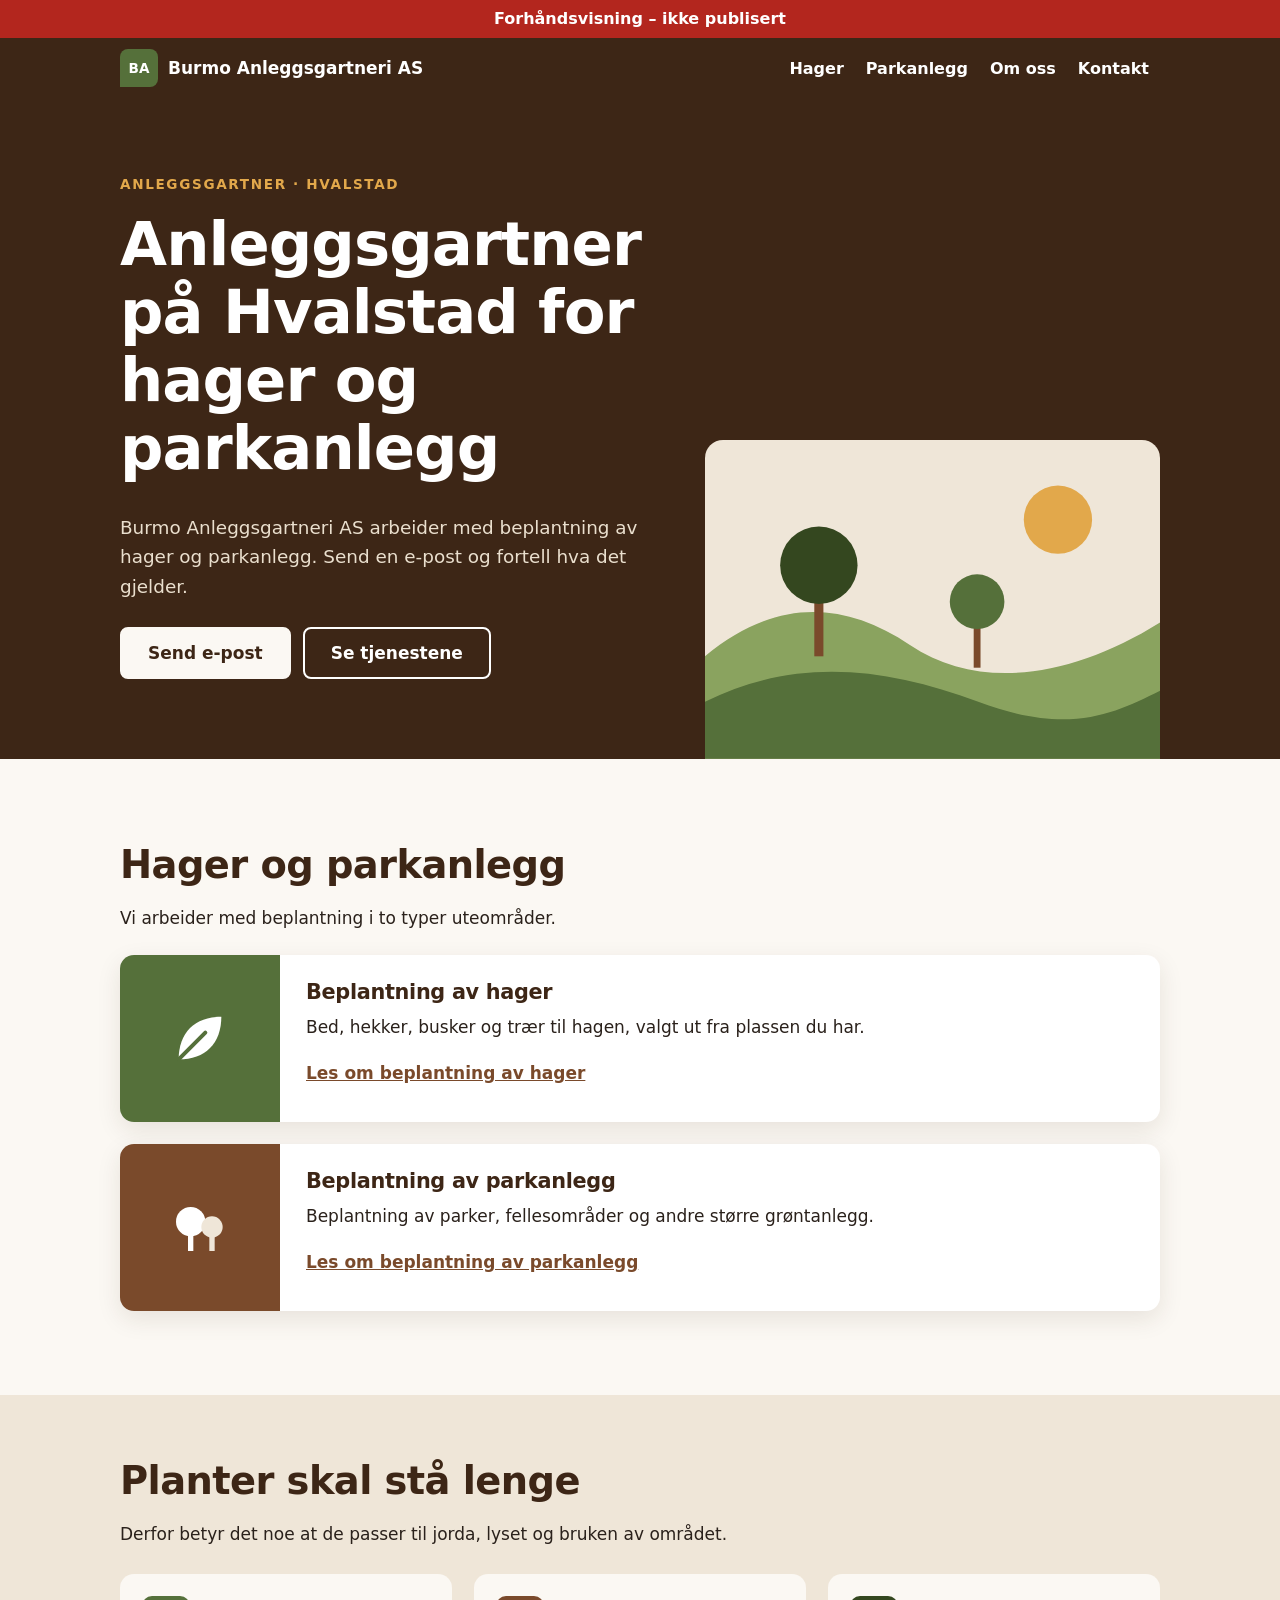
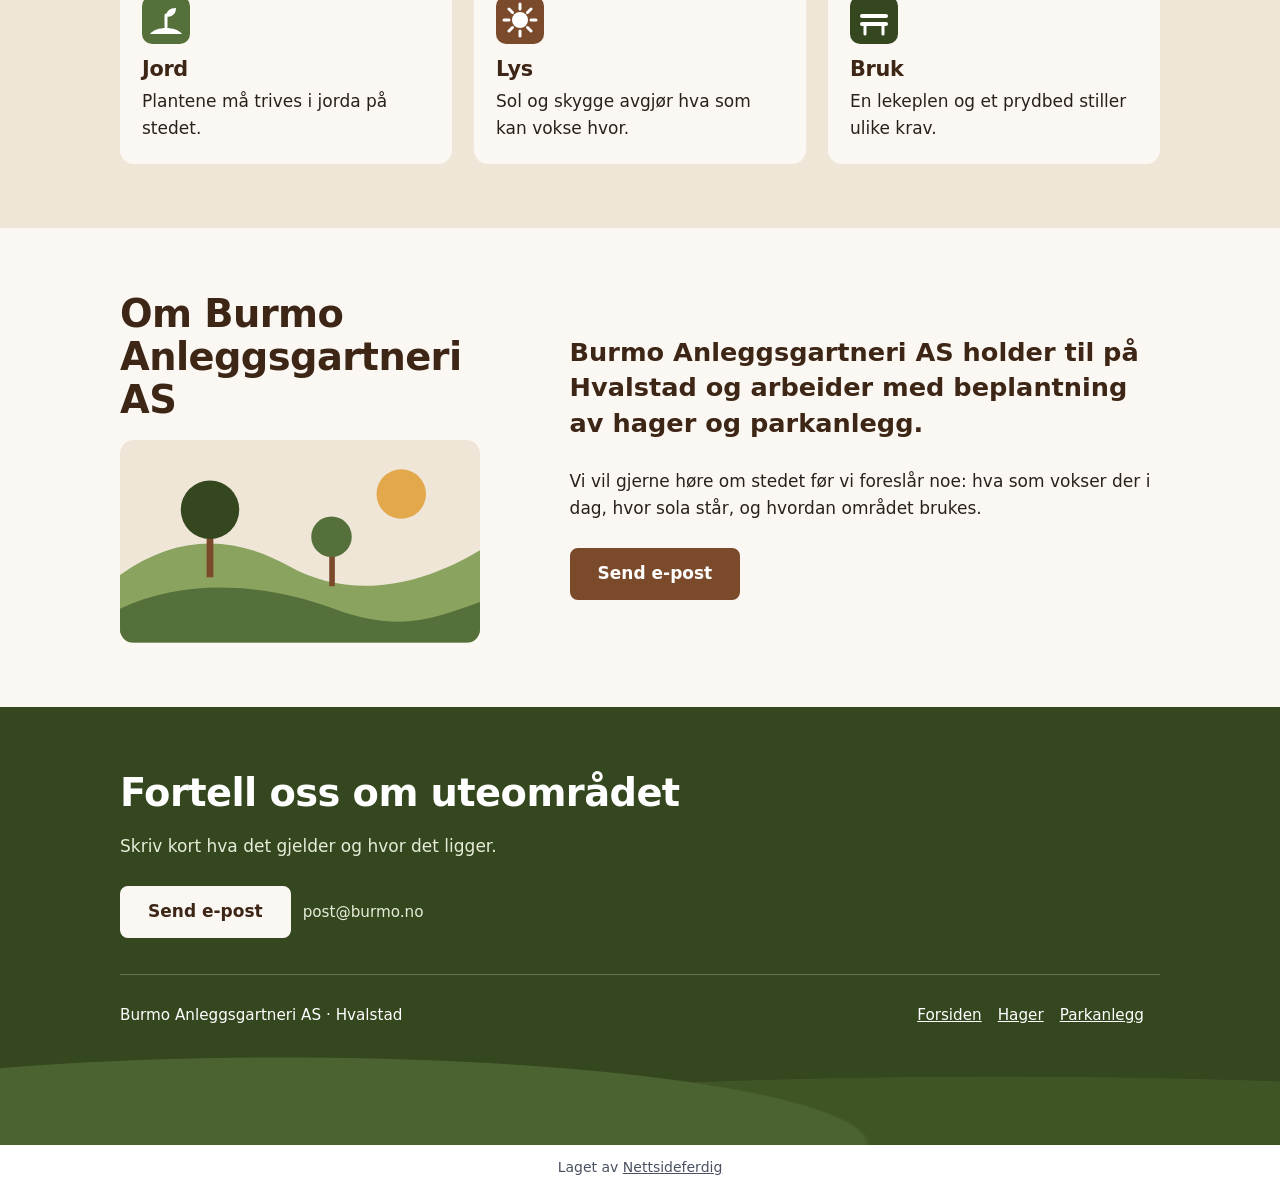
<file: index.html>
<!doctype html>
<html lang="nb">
<head>
<meta charset="utf-8">
<meta name="viewport" content="width=device-width, initial-scale=1">
<title>Anleggsgartner Hvalstad – hage og park | Burmo Anleggsgartneri AS</title>
<meta name="description" content="Burmo Anleggsgartneri AS på Hvalstad arbeider med beplantning av hager og parkanlegg. Send en e-post og fortell om uteområdet ditt.">
<link rel="canonical" href="https://andersmathisen7-design.github.io/side-burmo-anleggsgartneri-as-031f3193/">
<meta property="og:type" content="website">
<meta property="og:locale" content="nb_NO">
<meta property="og:site_name" content="Burmo Anleggsgartneri AS">
<meta property="og:title" content="Anleggsgartner Hvalstad – hage og park | Burmo Anleggsgartneri AS">
<meta property="og:description" content="Burmo Anleggsgartneri AS på Hvalstad arbeider med beplantning av hager og parkanlegg. Send en e-post og fortell om uteområdet ditt.">
<meta property="og:url" content="https://andersmathisen7-design.github.io/side-burmo-anleggsgartneri-as-031f3193/">
<meta http-equiv="Content-Security-Policy" content="default-src 'none'; style-src 'self'; img-src 'self'; manifest-src 'self'; worker-src 'self'; script-src 'self'">
<link rel="stylesheet" href="./style.css">
<meta name="theme-color" content="#7a4a2b">
<link rel="manifest" href="./manifest.webmanifest">
<link rel="icon" href="./icon.svg" type="image/svg+xml">
<script src="./pwa.js" defer></script>
<meta name="robots" content="noindex,nofollow">
<script type="application/ld+json">{"@context":"https://schema.org","@type":"GeneralContractor","name":"Burmo Anleggsgartneri AS","description":"Burmo Anleggsgartneri AS på Hvalstad arbeider med beplantning av hager og parkanlegg. Send en e-post og fortell om uteområdet ditt.","email":"post@burmo.no","areaServed":"Hvalstad","url":"https://andersmathisen7-design.github.io/side-burmo-anleggsgartneri-as-031f3193"}</script>
</head>
<body>
<div class="forhandsstripe">Forhåndsvisning – ikke publisert</div>
<header class="hd"><div class="w"><a class="lg" href="./"><span class="lg-m" aria-hidden="true">BA</span><span>Burmo Anleggsgartneri AS</span></a><nav aria-label="Hovedmeny"><ul class="mn"><li><a href="./tjenester/hager/">Hager</a></li><li><a href="./tjenester/parkanlegg/">Parkanlegg</a></li><li><a href="./#om-oss">Om oss</a></li><li><a href="#kontakt">Kontakt</a></li></ul></nav></div></header>
<main>
<section class="he"><div class="w"><div class="tx"><span class="eti">Anleggsgartner · Hvalstad</span><h1>Anleggsgartner på Hvalstad for hager og parkanlegg</h1><p class="le">Burmo Anleggsgartneri AS arbeider med beplantning av hager og parkanlegg. Send en e-post og fortell hva det gjelder.</p><div class="bts"><a class="bt ly" href="mailto:post@burmo.no">Send e-post</a><a class="bt ra" href="#tjenester">Se tjenestene</a></div></div><div class="ill"><svg viewBox="0 0 400 280" aria-hidden="true"><rect width="400" height="280" fill="#efe6d8"/><circle cx="310" cy="70" r="30" fill="#e2a84b"/><path d="M0 190c60-50 120-50 180-10s140 30 220-20v120H0z" fill="#8aa35f"/><rect x="96" y="120" width="8" height="70" fill="#7a4a2b"/><circle cx="100" cy="110" r="34" fill="#34471f"/><rect x="236" y="150" width="6" height="50" fill="#7a4a2b"/><circle cx="239" cy="142" r="24" fill="#55703a"/><path d="M0 230c80-40 160-30 240 0s120 10 160-10v60H0z" fill="#55703a"/></svg></div></div></section><section class="sk" id="tjenester"><div class="w"><h2>Hager og parkanlegg</h2><p>Vi arbeider med beplantning i to typer uteområder.</p><article class="pn"><div class="pn-i"><svg viewBox="0 0 48 48" aria-hidden="true"><path d="M8 40C8 20 20 8 40 8c0 20-12 32-32 32z" fill="#ffffff"/><path d="M8 40L28 20" stroke="#55703a" stroke-width="3" stroke-linecap="round" fill="none"/></svg></div><div class="pn-t"><h3>Beplantning av hager</h3><p>Bed, hekker, busker og trær til hagen, valgt ut fra plassen du har.</p><a class="pn-l" href="./tjenester/hager/">Les om beplantning av hager</a></div></article><article class="pn to-i"><div class="pn-i"><svg viewBox="0 0 48 48" aria-hidden="true"><circle cx="17" cy="20" r="11" fill="#ffffff"/><rect x="15" y="28" width="4" height="14" fill="#ffffff"/><circle cx="33" cy="24" r="8" fill="#efe6d8"/><rect x="31" y="30" width="4" height="12" fill="#efe6d8"/></svg></div><div class="pn-t"><h3>Beplantning av parkanlegg</h3><p>Beplantning av parker, fellesområder og andre større grøntanlegg.</p><a class="pn-l" href="./tjenester/parkanlegg/">Les om beplantning av parkanlegg</a></div></article></div></section><section class="sk pa tett"><div class="w"><h2>Planter skal stå lenge</h2><p>Derfor betyr det noe at de passer til jorda, lyset og bruken av området.</p><div class="tre"><div><svg viewBox="0 0 48 48" aria-hidden="true"><rect width="48" height="48" rx="10" fill="#55703a"/><path d="M8 38c6-8 26-8 32 0z" fill="#ffffff"/><path d="M24 31V19" stroke="#ffffff" stroke-width="3" stroke-linecap="round" fill="none"/><path d="M24 21c0-6 4-9 10-9 0 6-4 9-10 9z" fill="#ffffff"/></svg><h3>Jord</h3><p>Plantene må trives i jorda på stedet.</p></div><div><svg viewBox="0 0 48 48" aria-hidden="true"><rect width="48" height="48" rx="10" fill="#7a4a2b"/><circle cx="24" cy="24" r="8" fill="#ffffff"/><path d="M24 8v5M24 35v5M8 24h5M35 24h5M13 13l3.5 3.5M31.5 31.5L35 35M35 13l-3.5 3.5M16.5 31.5L13 35" stroke="#ffffff" stroke-width="3" stroke-linecap="round" fill="none"/></svg><h3>Lys</h3><p>Sol og skygge avgjør hva som kan vokse hvor.</p></div><div><svg viewBox="0 0 48 48" aria-hidden="true"><rect width="48" height="48" rx="10" fill="#34471f"/><rect x="10" y="18" width="28" height="4" rx="2" fill="#ffffff"/><rect x="10" y="26" width="28" height="4" rx="2" fill="#ffffff"/><path d="M15 30v8M33 30v8" stroke="#ffffff" stroke-width="3" stroke-linecap="round" fill="none"/></svg><h3>Bruk</h3><p>En lekeplen og et prydbed stiller ulike krav.</p></div></div></div></section><section class="sk tett" id="om-oss"><div class="w om2"><div><h2>Om Burmo Anleggsgartneri AS</h2><div class="om-ill" aria-hidden="true"><svg viewBox="0 0 320 180"><rect width="320" height="180" fill="#efe6d8"/><circle cx="250" cy="48" r="22" fill="#e2a84b"/><path d="M0 120c50-36 100-36 150-8s110 22 170-14v82H0z" fill="#8aa35f"/><rect x="77" y="70" width="6" height="52" fill="#7a4a2b"/><circle cx="80" cy="62" r="26" fill="#34471f"/><rect x="186" y="92" width="5" height="38" fill="#7a4a2b"/><circle cx="188" cy="86" r="18" fill="#55703a"/><path d="M0 150c60-28 130-22 190 0s90 8 130-6v36H0z" fill="#55703a"/></svg></div></div><div><p class="st">Burmo Anleggsgartneri AS holder til på Hvalstad og arbeider med beplantning av hager og parkanlegg.</p><p>Vi vil gjerne høre om stedet før vi foreslår noe: hva som vokser der i dag, hvor sola står, og hvordan området brukes.</p><div class="bts"><a class="bt" href="mailto:post@burmo.no">Send e-post</a></div></div></div></section>
</main>
<footer class="ft" id="kontakt"><div class="w"><h2>Fortell oss om uteområdet</h2><p>Skriv kort hva det gjelder og hvor det ligger.</p><div class="bts"><a class="bt ly" href="mailto:post@burmo.no">Send e-post</a><span class="ft-a">post@burmo.no</span></div><div class="ft-l"><span>Burmo Anleggsgartneri AS · Hvalstad</span><nav aria-label="Bunnmeny"><a href="./">Forsiden</a><a href="./tjenester/hager/">Hager</a><a href="./tjenester/parkanlegg/">Parkanlegg</a></nav></div></div><div class="aas" aria-hidden="true"></div></footer>
<p class="nf-byra">Laget av <a href="https://nettsideferdig.no/">Nettsideferdig</a></p>
</body>
</html>
</file>
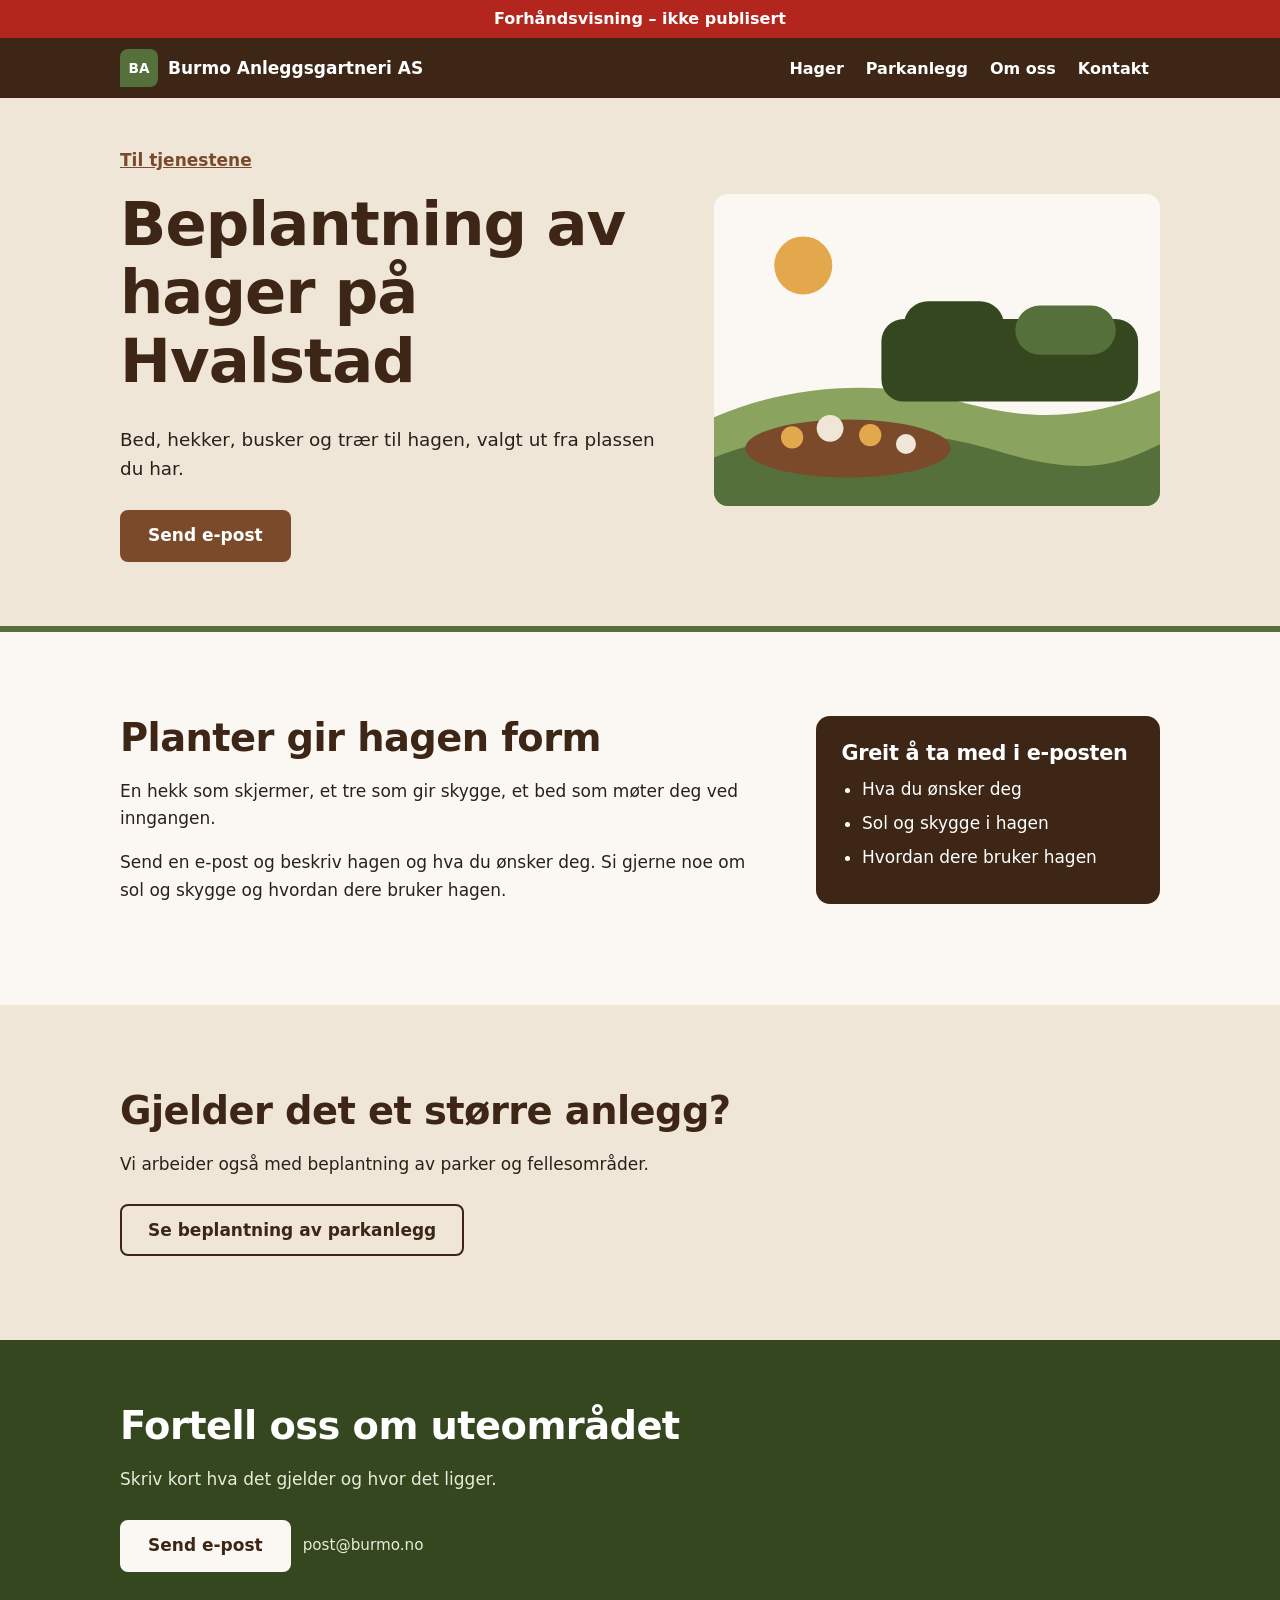
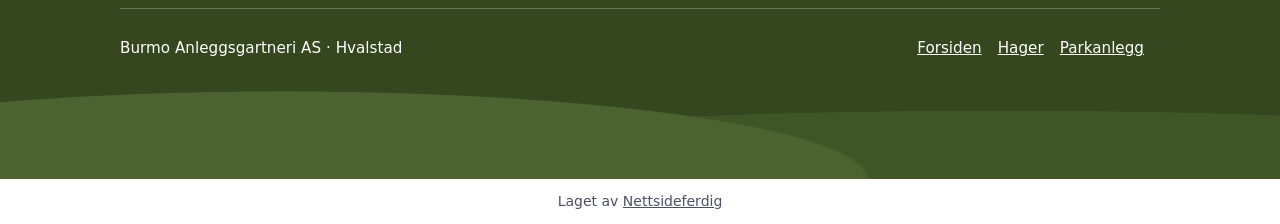
<file: tjenester/hager/index.html>
<!doctype html>
<html lang="nb">
<head>
<meta charset="utf-8">
<meta name="viewport" content="width=device-width, initial-scale=1">
<title>Beplantning av hage på Hvalstad | Burmo Anleggsgartneri AS</title>
<meta name="description" content="Bed, hekker, busker og trær til hagen, valgt ut fra plassen du har. Ta kontakt med Burmo Anleggsgartneri AS på Hvalstad.">
<link rel="canonical" href="https://andersmathisen7-design.github.io/side-burmo-anleggsgartneri-as-031f3193/tjenester/hager/">
<meta property="og:type" content="website">
<meta property="og:locale" content="nb_NO">
<meta property="og:site_name" content="Burmo Anleggsgartneri AS">
<meta property="og:title" content="Beplantning av hage på Hvalstad | Burmo Anleggsgartneri AS">
<meta property="og:description" content="Bed, hekker, busker og trær til hagen, valgt ut fra plassen du har. Ta kontakt med Burmo Anleggsgartneri AS på Hvalstad.">
<meta property="og:url" content="https://andersmathisen7-design.github.io/side-burmo-anleggsgartneri-as-031f3193/tjenester/hager/">
<meta http-equiv="Content-Security-Policy" content="default-src 'none'; style-src 'self'; img-src 'self'; manifest-src 'self'; worker-src 'self'; script-src 'self'">
<link rel="stylesheet" href="../../style.css">
<meta name="theme-color" content="#7a4a2b">
<link rel="manifest" href="../../manifest.webmanifest">
<link rel="icon" href="../../icon.svg" type="image/svg+xml">
<script src="../../pwa.js" defer></script>
<meta name="robots" content="noindex,nofollow">
</head>
<body>
<div class="forhandsstripe">Forhåndsvisning – ikke publisert</div>
<header class="hd"><div class="w"><a class="lg" href="../../"><span class="lg-m" aria-hidden="true">BA</span><span>Burmo Anleggsgartneri AS</span></a><nav aria-label="Hovedmeny"><ul class="mn"><li><a href="../../tjenester/hager/">Hager</a></li><li><a href="../../tjenester/parkanlegg/">Parkanlegg</a></li><li><a href="../../#om-oss">Om oss</a></li><li><a href="#kontakt">Kontakt</a></li></ul></nav></div></header>
<main>
<section class="uh"><div class="w uh-r"><div><a class="bk" href="../../#tjenester">Til tjenestene</a><h1>Beplantning av hager på Hvalstad</h1><p class="le">Bed, hekker, busker og trær til hagen, valgt ut fra plassen du har.</p><div class="bts"><a class="bt" href="mailto:post@burmo.no">Send e-post</a></div></div><div class="uh-ill" aria-hidden="true"><svg viewBox="0 0 400 280"><rect width="400" height="280" fill="#fbf8f3"/><circle cx="80" cy="64" r="26" fill="#e2a84b"/><path d="M0 200c70-30 150-34 220-14s120 14 180-10v104H0z" fill="#8aa35f"/><rect x="150" y="112" width="230" height="74" rx="20" fill="#34471f"/><rect x="170" y="96" width="90" height="44" rx="22" fill="#34471f"/><rect x="270" y="100" width="90" height="44" rx="22" fill="#55703a"/><path d="M0 236c90-34 180-28 260-4s110 6 140-8v56H0z" fill="#55703a"/><ellipse cx="120" cy="228" rx="92" ry="26" fill="#7a4a2b"/><circle cx="70" cy="218" r="10" fill="#e2a84b"/><circle cx="104" cy="210" r="12" fill="#efe6d8"/><circle cx="140" cy="216" r="10" fill="#e2a84b"/><circle cx="172" cy="224" r="9" fill="#efe6d8"/></svg></div></div></section><section class="sk"><div class="w to"><div><h2>Planter gir hagen form</h2><p>En hekk som skjermer, et tre som gir skygge, et bed som møter deg ved inngangen.</p><p>Send en e-post og beskriv hagen og hva du ønsker deg. Si gjerne noe om sol og skygge og hvordan dere bruker hagen.</p></div><aside class="no" aria-label="Greit å ta med i e-posten"><h3>Greit å ta med i e-posten</h3><ul><li>Hva du ønsker deg</li><li>Sol og skygge i hagen</li><li>Hvordan dere bruker hagen</li></ul></aside></div></section><section class="sk pa"><div class="w"><h2>Gjelder det et større anlegg?</h2><p>Vi arbeider også med beplantning av parker og fellesområder.</p><div class="bts"><a class="bt ko" href="../../tjenester/parkanlegg/">Se beplantning av parkanlegg</a></div></div></section>
</main>
<footer class="ft" id="kontakt"><div class="w"><h2>Fortell oss om uteområdet</h2><p>Skriv kort hva det gjelder og hvor det ligger.</p><div class="bts"><a class="bt ly" href="mailto:post@burmo.no">Send e-post</a><span class="ft-a">post@burmo.no</span></div><div class="ft-l"><span>Burmo Anleggsgartneri AS · Hvalstad</span><nav aria-label="Bunnmeny"><a href="../../">Forsiden</a><a href="../../tjenester/hager/">Hager</a><a href="../../tjenester/parkanlegg/">Parkanlegg</a></nav></div></div><div class="aas" aria-hidden="true"></div></footer>
<p class="nf-byra">Laget av <a href="https://nettsideferdig.no/">Nettsideferdig</a></p>
</body>
</html>
</file>
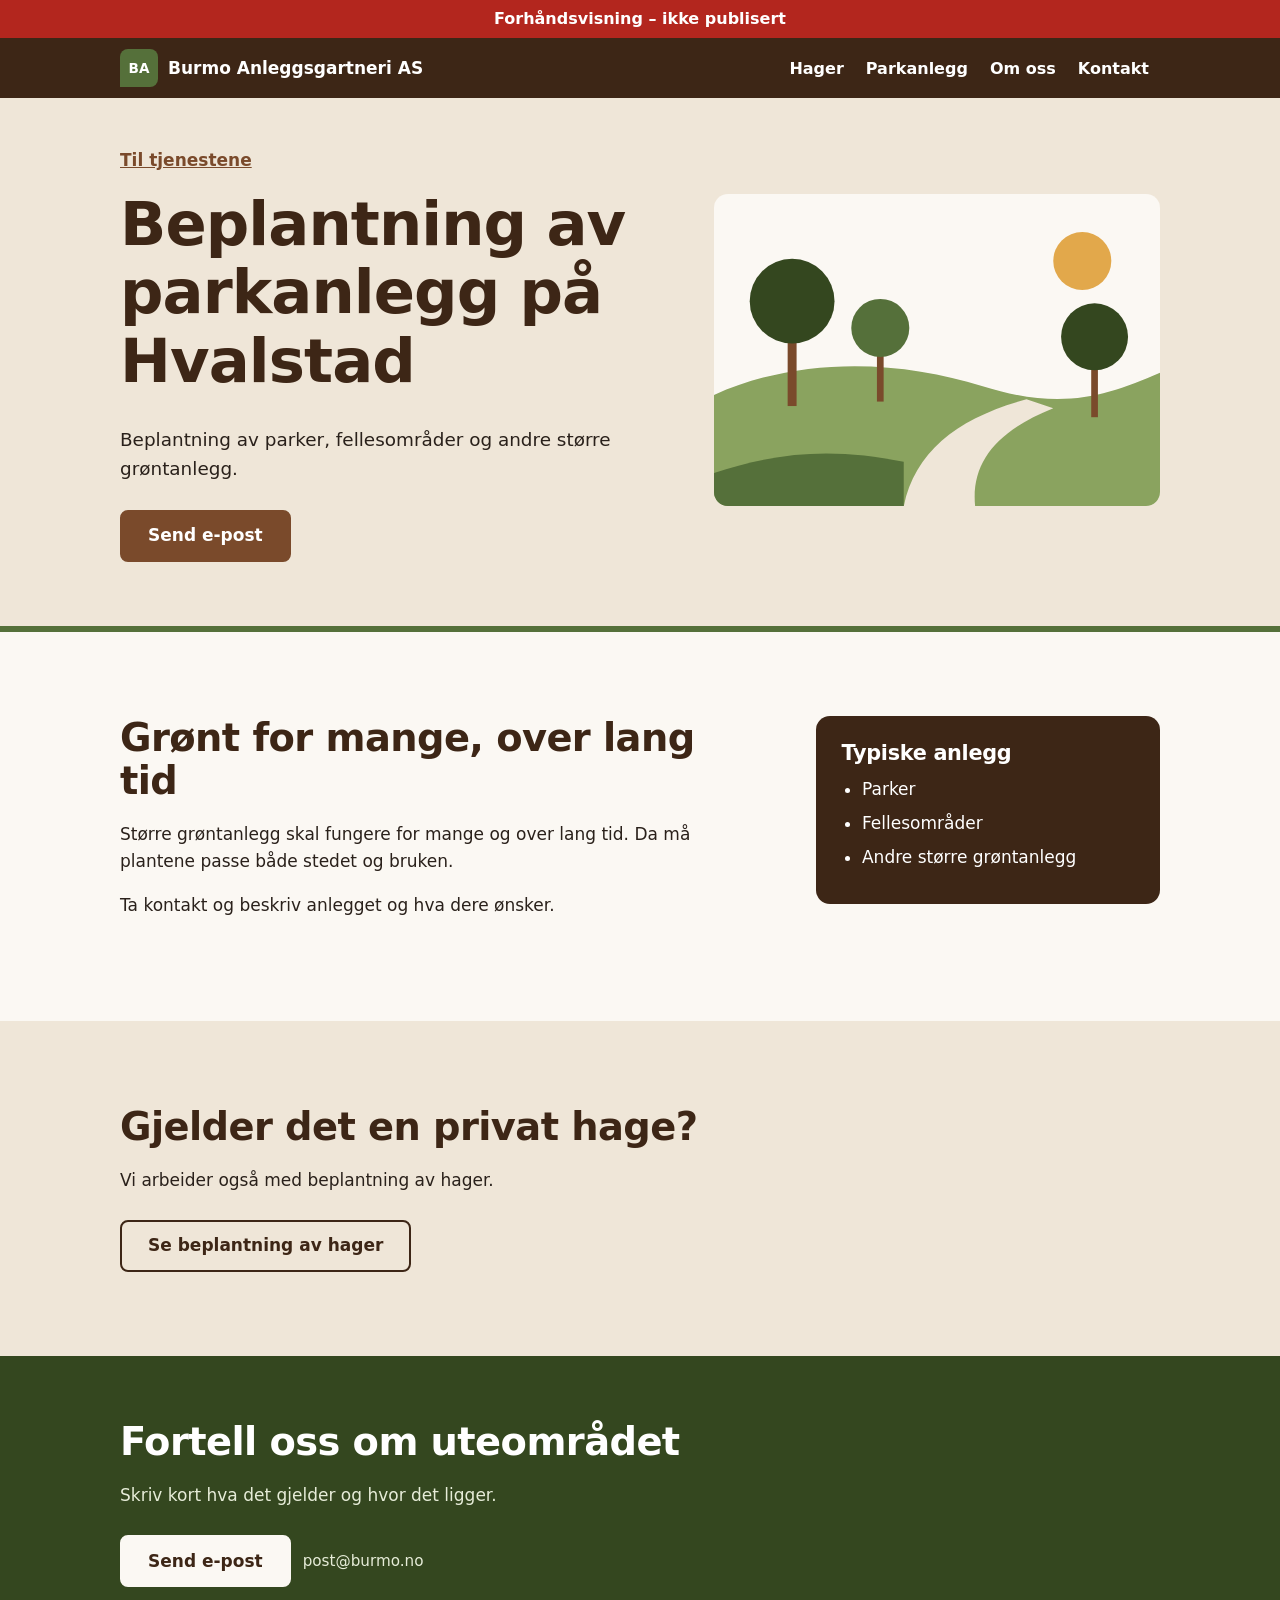
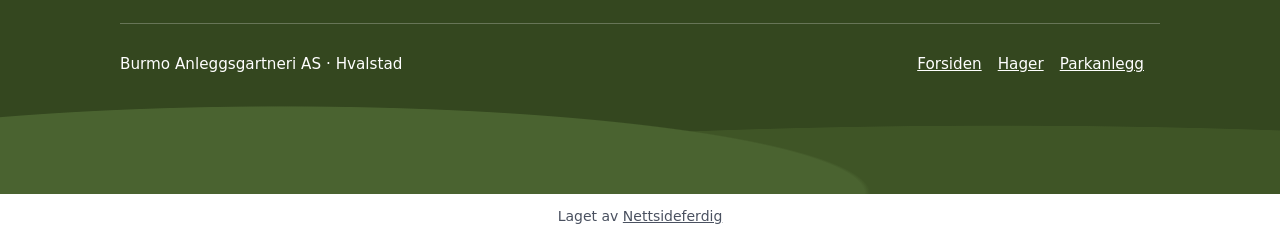
<file: tjenester/parkanlegg/index.html>
<!doctype html>
<html lang="nb">
<head>
<meta charset="utf-8">
<meta name="viewport" content="width=device-width, initial-scale=1">
<title>Beplantning av parkanlegg på Hvalstad | Burmo Anleggsgartneri AS</title>
<meta name="description" content="Beplantning av parker, fellesområder og andre større grøntanlegg. Ta kontakt med Burmo Anleggsgartneri AS på Hvalstad.">
<link rel="canonical" href="https://andersmathisen7-design.github.io/side-burmo-anleggsgartneri-as-031f3193/tjenester/parkanlegg/">
<meta property="og:type" content="website">
<meta property="og:locale" content="nb_NO">
<meta property="og:site_name" content="Burmo Anleggsgartneri AS">
<meta property="og:title" content="Beplantning av parkanlegg på Hvalstad | Burmo Anleggsgartneri AS">
<meta property="og:description" content="Beplantning av parker, fellesområder og andre større grøntanlegg. Ta kontakt med Burmo Anleggsgartneri AS på Hvalstad.">
<meta property="og:url" content="https://andersmathisen7-design.github.io/side-burmo-anleggsgartneri-as-031f3193/tjenester/parkanlegg/">
<meta http-equiv="Content-Security-Policy" content="default-src 'none'; style-src 'self'; img-src 'self'; manifest-src 'self'; worker-src 'self'; script-src 'self'">
<link rel="stylesheet" href="../../style.css">
<meta name="theme-color" content="#7a4a2b">
<link rel="manifest" href="../../manifest.webmanifest">
<link rel="icon" href="../../icon.svg" type="image/svg+xml">
<script src="../../pwa.js" defer></script>
<meta name="robots" content="noindex,nofollow">
</head>
<body>
<div class="forhandsstripe">Forhåndsvisning – ikke publisert</div>
<header class="hd"><div class="w"><a class="lg" href="../../"><span class="lg-m" aria-hidden="true">BA</span><span>Burmo Anleggsgartneri AS</span></a><nav aria-label="Hovedmeny"><ul class="mn"><li><a href="../../tjenester/hager/">Hager</a></li><li><a href="../../tjenester/parkanlegg/">Parkanlegg</a></li><li><a href="../../#om-oss">Om oss</a></li><li><a href="#kontakt">Kontakt</a></li></ul></nav></div></header>
<main>
<section class="uh"><div class="w uh-r"><div><a class="bk" href="../../#tjenester">Til tjenestene</a><h1>Beplantning av parkanlegg på Hvalstad</h1><p class="le">Beplantning av parker, fellesområder og andre større grøntanlegg.</p><div class="bts"><a class="bt" href="mailto:post@burmo.no">Send e-post</a></div></div><div class="uh-ill" aria-hidden="true"><svg viewBox="0 0 400 280"><rect width="400" height="280" fill="#fbf8f3"/><circle cx="330" cy="60" r="26" fill="#e2a84b"/><path d="M0 180c80-36 170-30 240-8s110 10 160-12v120H0z" fill="#8aa35f"/><path d="M170 280c10-50 50-80 110-96l24 8c-50 20-74 48-70 88z" fill="#efe6d8"/><rect x="66" y="110" width="8" height="80" fill="#7a4a2b"/><circle cx="70" cy="96" r="38" fill="#34471f"/><rect x="146" y="130" width="6" height="56" fill="#7a4a2b"/><circle cx="149" cy="120" r="26" fill="#55703a"/><rect x="338" y="140" width="6" height="60" fill="#7a4a2b"/><circle cx="341" cy="128" r="30" fill="#34471f"/><path d="M0 250c60-20 110-22 170-10v40H0z" fill="#55703a"/></svg></div></div></section><section class="sk"><div class="w to"><div><h2>Grønt for mange, over lang tid</h2><p>Større grøntanlegg skal fungere for mange og over lang tid. Da må plantene passe både stedet og bruken.</p><p>Ta kontakt og beskriv anlegget og hva dere ønsker.</p></div><aside class="no" aria-label="Typiske anlegg"><h3>Typiske anlegg</h3><ul><li>Parker</li><li>Fellesområder</li><li>Andre større grøntanlegg</li></ul></aside></div></section><section class="sk pa"><div class="w"><h2>Gjelder det en privat hage?</h2><p>Vi arbeider også med beplantning av hager.</p><div class="bts"><a class="bt ko" href="../../tjenester/hager/">Se beplantning av hager</a></div></div></section>
</main>
<footer class="ft" id="kontakt"><div class="w"><h2>Fortell oss om uteområdet</h2><p>Skriv kort hva det gjelder og hvor det ligger.</p><div class="bts"><a class="bt ly" href="mailto:post@burmo.no">Send e-post</a><span class="ft-a">post@burmo.no</span></div><div class="ft-l"><span>Burmo Anleggsgartneri AS · Hvalstad</span><nav aria-label="Bunnmeny"><a href="../../">Forsiden</a><a href="../../tjenester/hager/">Hager</a><a href="../../tjenester/parkanlegg/">Parkanlegg</a></nav></div></div><div class="aas" aria-hidden="true"></div></footer>
<p class="nf-byra">Laget av <a href="https://nettsideferdig.no/">Nettsideferdig</a></p>
</body>
</html>
</file>
<file: style.css>
/* Fast fra Sidefabrikken: bestillingswidgeten. */
:root { --nf-farge: #7a4a2b; }
#nf-bestill [hidden] { display: none !important; }
#nf-bestill button { font: inherit; padding: 0.5rem 0.9rem; margin: 0.2rem; border: 1px solid var(--nf-farge); border-radius: 6px; background: #fff; color: var(--nf-farge); cursor: pointer; }
#nf-bestill button:disabled { opacity: 0.6; }
#nf-bestill .nf-knapp { background: var(--nf-farge); color: #fff; }
#nf-bestill .nf-tjeneste { display: block; width: 100%; text-align: left; }
#nf-bestill .nf-tjeneste small, #nf-bestill .nf-vare small { display: block; color: #555; }
#nf-bestill .nf-felt { display: block; margin: 0.5rem 0; }
#nf-bestill input, #nf-bestill select, #nf-bestill textarea { font: inherit; padding: 0.4rem; border: 1px solid #c5cad3; border-radius: 4px; display: block; width: 100%; max-width: 24rem; }
#nf-bestill input[type="checkbox"], #nf-bestill input[type="radio"] { display: inline-block; width: auto; margin: 0 0.4rem 0 0; vertical-align: middle; }
#nf-bestill .nf-rad { display: flex; flex-wrap: wrap; gap: 0.5rem; }
#nf-bestill .nf-vare { padding: 0.4rem 0; border-bottom: 1px solid #e3e6eb; }
#nf-bestill .nf-feil, #nf-bestill .nf-utsolgt { color: #b3261e; }
#nf-bestill .nf-test { background: #fff4e5; padding: 0.4rem 0.8rem; border-radius: 6px; }
#nf-bestill .nf-oppsummering { font-weight: 600; }
#nf-bestill .nf-faner { display: flex; flex-wrap: wrap; gap: 0.25rem; margin: 0.5rem 0 1rem; }
#nf-bestill .nf-fane.nf-valgt, #nf-bestill .nf-dag.nf-valgt { background: var(--nf-farge); color: #fff; }
#nf-bestill .nf-adresse { position: relative; max-width: 24rem; }
#nf-bestill .nf-forslag { position: absolute; top: 100%; left: 0; right: 0; z-index: 10; max-height: 15rem; overflow-y: auto; background: #fff; border: 1px solid #c5cad3; border-radius: 4px; box-shadow: 0 4px 12px rgba(0, 0, 0, 0.15); }
#nf-bestill .nf-forslag button { display: block; width: 100%; margin: 0; border: 0; border-radius: 0; padding: 0.5rem 0.75rem; text-align: left; color: inherit; }
#nf-bestill .nf-forslag button:hover, #nf-bestill .nf-forslag button:focus { background: #f4f7fb; }
#nf-bestill .nf-dager { display: flex; flex-wrap: wrap; gap: 0.25rem; margin: 0.5rem 0; }
#nf-bestill .nf-dag.nf-full { text-decoration: line-through; color: #777; border-color: #c5cad3; }
#nf-bestill .nf-tillegg { margin: 0.5rem 0; }
#nf-bestill .nf-sporsmal { margin: 0.8rem 0; }
#nf-bestill .nf-hjelp { display: block; font-size: 0.875rem; color: #666; margin: 0.15rem 0 0.25rem; }
#nf-bestill .nf-sum { font-weight: 700; font-size: 1.15rem; }
#nf-bestill .nf-ja-nei { display: flex; gap: 1.5rem; margin-top: 0.25rem; }
.prisliste table { border-collapse: collapse; width: 100%; max-width: 36rem; }
.prisliste th, .prisliste td { text-align: left; padding: 0.4rem 0.6rem 0.4rem 0; border-bottom: 1px solid #e3e6eb; vertical-align: top; }
.prisliste td:last-child, .prisliste th:last-child { text-align: right; white-space: nowrap; padding-right: 0; }
.prisliste small { color: #555; }
.prisliste .prisinfo { font-size: 0.875rem; color: #555; }

main > section.melding, main > section.bestill { box-sizing: border-box; max-width: 42rem; margin: 0 auto; padding: 2.5rem 1.25rem 3.5rem; }
.nf-skjema .nf-felt { display: block; margin: 0.75rem 0; }
.nf-skjema label, .nf-skjema legend { display: block; font-weight: 600; }
.nf-skjema fieldset { border: 0; padding: 0; margin: 0.75rem 0; min-width: 0; }
.nf-skjema fieldset label { font-weight: 400; }
.nf-skjema input, .nf-skjema textarea { font: inherit; padding: 0.5rem; border: 1px solid #c5cad3; border-radius: 4px; display: block; width: 100%; max-width: 32rem; }
.nf-skjema input[type="radio"] { display: inline-block; width: auto; margin: 0 0.4rem 0 0; vertical-align: middle; }
.nf-skjema input:focus, .nf-skjema textarea:focus { outline: 2px solid var(--nf-farge); outline-offset: 1px; }
.nf-skjema button { font: inherit; font-weight: 600; border: 0; cursor: pointer; padding: 0.85rem 1.5rem; border-radius: 6px; background: var(--nf-farge); color: #fff; min-height: 44px; }
.nf-skjema .nf-info { font-size: 0.875rem; color: #555; }

/* Designet */
:root{--j:#7a4a2b;--jm:#3d2616;--m:#55703a;--l:#fbf8f3;--p:#efe6d8;--t:#2a211b}*{box-sizing:border-box}body{margin:0;font-family:system-ui,Helvetica,Arial,sans-serif;font-size:17px;line-height:1.6;color:var(--t);background:var(--l)}h1,h2,h3{margin:0 0 .5em;line-height:1.12;font-weight:800;letter-spacing:-.015em;color:var(--jm)}h1{font-size:clamp(2.2rem,7.5vw,3.8rem)}h2{font-size:clamp(1.6rem,4.5vw,2.4rem)}h3{font-size:1.3rem}p{margin:0 0 1em;max-width:60ch}a{color:var(--j)}a:focus-visible{outline:3px solid #e2a84b;outline-offset:3px}.w{max-width:1080px;margin:0 auto;padding:0 20px}.hd{background:var(--jm)}.hd .w{display:flex;flex-wrap:wrap;align-items:center;justify-content:space-between;gap:2px 18px;padding-top:8px;padding-bottom:8px}.lg{display:inline-flex;align-items:center;gap:10px;min-height:44px;color:#fff;text-decoration:none;font-weight:800}.lg-m{display:inline-flex;align-items:center;justify-content:center;width:38px;height:38px;background:var(--m);color:#fff;font-size:.85rem;border-radius:8px 8px 8px 0;flex:none}.mn{display:flex;flex-wrap:nowrap;list-style:none;margin:0;padding:0;gap:0}.mn a{display:inline-flex;align-items:center;min-height:44px;padding:0 8px;color:#fff;text-decoration:none;font-weight:600;font-size:.9rem;border-radius:6px;white-space:nowrap}.mn li:first-child a{padding-left:0}.mn a:hover{background:rgba(255,255,255,.14)}.bt{display:inline-flex;align-items:center;justify-content:center;min-height:52px;padding:0 26px;border-radius:8px;font-weight:800;text-decoration:none;background:var(--j);color:#fff;border:2px solid var(--j)}.bt:hover{background:var(--jm);border-color:var(--jm)}.bt.ly{background:var(--l);color:var(--jm);border-color:var(--l)}.bt.ly:hover{background:var(--p);border-color:var(--p)}.bt.ra{background:transparent;color:#fff;border-color:#fff}.bt.ra:hover{background:rgba(255,255,255,.14)}.bt.ko{background:transparent;color:var(--jm);border-color:var(--jm)}.bt.ko:hover{background:var(--p)}.bts{display:flex;flex-wrap:wrap;align-items:center;gap:12px;margin-top:26px}.he{background:var(--jm);color:#fff;padding:44px 0 0}.he h1{color:#fff}.he .le{color:#eadfce;font-size:1.15rem}.he .w{display:grid;gap:28px;align-items:end}.he .tx{padding-bottom:44px}.eti{display:inline-block;color:#e2a84b;font-weight:700;font-size:.85rem;letter-spacing:.12em;text-transform:uppercase;margin-bottom:14px}.ill svg{display:block;width:100%;height:auto;border-radius:18px 18px 0 0}.sk{padding:64px 0}.sk.pa{background:var(--p)}.pn{display:grid;background:#fff;border-radius:14px;overflow:hidden;box-shadow:0 8px 24px rgba(61,38,22,.1);margin-top:22px}.pn-i{background:var(--m);display:flex;align-items:center;justify-content:center;padding:22px}.pn.to-i .pn-i{background:var(--j)}.pn-i svg{width:64px;height:64px}.pn-t{padding:26px}.pn-t p{margin-bottom:.6em}.pn-l{font-weight:800;display:inline-flex;align-items:center;min-height:44px}.tre{display:grid;gap:22px;margin-top:26px}.tre div{background:var(--l);border-radius:14px;padding:22px}.tre svg{display:block;width:48px;height:48px;margin-bottom:14px}.tre h3{margin-bottom:.3em}.tre p{margin:0}.om2{display:grid;gap:24px}.om2 .st{font-size:clamp(1.25rem,3.2vw,1.6rem);line-height:1.4;font-weight:600;color:var(--jm)}.om-ill{max-width:360px;margin-top:18px}.om-ill svg,.uh-ill svg{display:block;width:100%;height:auto;border-radius:14px}.ft{background:#34471f;color:#fff;padding:64px 0 0}.ft h2{color:#fff}.ft p{color:#e6ecd8}.ft a{color:#fff}.ft .bt.ly{color:var(--jm)}.ft-a{color:#e6ecd8;font-size:.95rem;overflow-wrap:anywhere}.ft-l{margin-top:36px;padding-top:18px;border-top:1px solid rgba(255,255,255,.25);display:flex;flex-wrap:wrap;gap:6px 24px;justify-content:space-between;align-items:center;font-size:.95rem}.ft-l a{display:inline-flex;align-items:center;min-height:44px;margin-right:16px}.aas{height:64px;margin-top:20px;background:radial-gradient(ellipse 46% 100% at 22% 100%,#4a6330 0 99%,transparent 100%),radial-gradient(ellipse 60% 78% at 78% 100%,#3f5526 0 99%,transparent 100%)}.uh{background:var(--p);padding:32px 0 48px;border-bottom:6px solid var(--m)}.uh .le{font-size:1.15rem}.uh-r{display:grid;gap:28px}.uh-ill{max-width:440px}.bk{display:inline-flex;align-items:center;min-height:44px;font-weight:700;margin-bottom:8px}.to{display:grid;gap:28px}.no{background:var(--jm);color:#fff;border-radius:14px;padding:26px;align-self:start}.no h3{color:#fff}.no ul{margin:0;padding-left:1.2em}.no li{margin-bottom:.4em}section.melding{padding:56px 20px;max-width:720px;margin:0 auto}.nf-skjema .nf-felt{margin-bottom:18px}.nf-skjema label{display:block;font-weight:700;margin-bottom:6px}.nf-skjema input,.nf-skjema textarea{width:100%;padding:12px 14px;border:2px solid #b8a892;border-radius:8px;font:inherit;background:#fff}.nf-skjema button.knapp{min-height:52px;padding:0 26px;border-radius:8px;border:2px solid var(--j);background:var(--j);color:#fff;font:inherit;font-weight:800;cursor:pointer}@media(min-width:700px){.pn{grid-template-columns:160px 1fr}}@media(min-width:760px){.tre{grid-template-columns:repeat(3,1fr)}}@media(min-width:860px){.mn a{font-size:1rem;padding:0 11px}.he{padding-top:72px}.he .w{grid-template-columns:1.1fr .9fr}.he .tx{padding-bottom:80px}.om2{grid-template-columns:.8fr 1.2fr;gap:56px;align-items:center}.to{grid-template-columns:1.3fr .7fr;gap:56px}.sk{padding:84px 0}.sk.tett{padding:64px 0}.uh{padding:40px 0 64px}.uh-r{grid-template-columns:1.1fr .9fr;gap:48px;align-items:center}.uh-ill{max-width:none}.aas{height:88px}}

/* Fast fra Sidefabrikken */
.forhandsstripe { display: block !important; position: relative !important; z-index: 2147483647 !important; background: #b3261e !important; color: #fff !important; text-align: center !important; padding: 0.5rem 1rem !important; font: 600 1rem/1.4 system-ui, sans-serif !important; visibility: visible !important; opacity: 1 !important; max-height: none !important; height: auto !important; min-height: 0 !important; overflow: visible !important; margin: 0 !important; top: auto !important; left: auto !important; right: auto !important; bottom: auto !important; width: auto !important; transform: none !important; clip-path: none !important; filter: none !important; text-indent: 0 !important; font-size: 1rem !important; }
.nf-byra { display: block !important; position: static !important; inset: auto !important; z-index: auto !important; background: #fff !important; color: #4a5160 !important; text-align: center !important; padding: 0.75rem 1rem !important; margin: 0 !important; width: auto !important; max-width: none !important; height: auto !important; min-height: 0 !important; max-height: none !important; overflow: visible !important; visibility: visible !important; opacity: 1 !important; transform: none !important; clip-path: none !important; filter: none !important; font: 400 0.875rem/1.5 system-ui, sans-serif !important; letter-spacing: normal !important; text-indent: 0 !important; text-transform: none !important; }
.nf-byra a { display: inline !important; position: static !important; color: inherit !important; text-decoration: underline !important; font: inherit !important; visibility: visible !important; opacity: 1 !important; pointer-events: auto !important; }
.nf-felle { display: none !important; position: absolute !important; left: -10000px !important; width: 1px !important; height: 1px !important; overflow: hidden !important; }
</file>
